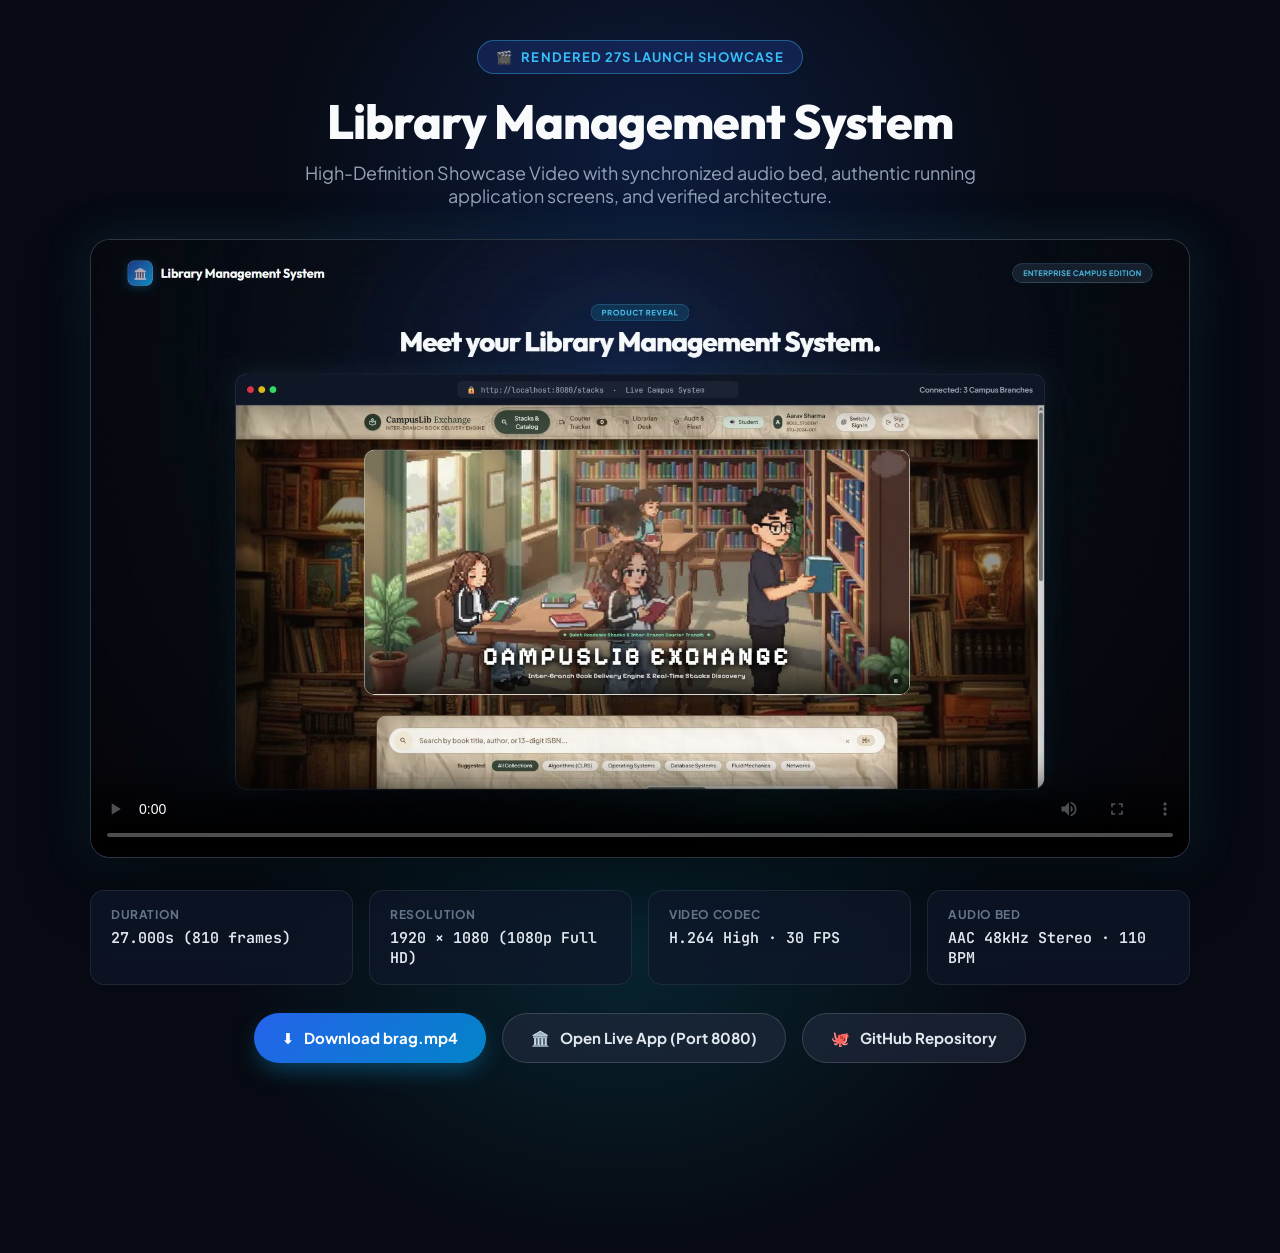
<file: brag-output/index.html>
<!doctype html>
<html lang="en">
  <head>
    <meta charset="UTF-8" />
    <meta name="viewport" content="width=device-width, initial-scale=1.0" />
    <title>Library Management System — 27s Showcase Launch Video</title>
    <link rel="preconnect" href="https://fonts.googleapis.com" />
    <link rel="preconnect" href="https://fonts.gstatic.com" crossorigin />
    <link
      href="https://fonts.googleapis.com/css2?family=Plus+Jakarta+Sans:wght@400;500;600;700;800&family=Outfit:wght@600;700;800&family=JetBrains+Mono:wght@500;700&display=swap"
      rel="stylesheet"
    />
    <style>
      * {
        margin: 0;
        padding: 0;
        box-sizing: border-box;
      }
      body {
        background: #070a12;
        color: #f8fafc;
        font-family: 'Plus Jakarta Sans', system-ui, -apple-system, sans-serif;
        min-height: 100vh;
        display: flex;
        flex-direction: column;
        align-items: center;
        justify-content: center;
        padding: 40px 24px;
        position: relative;
        overflow-x: hidden;
      }
      .glow-1 {
        position: absolute;
        top: -150px;
        left: 20%;
        width: 800px;
        height: 600px;
        background: radial-gradient(ellipse, rgba(37, 99, 235, 0.2) 0%, rgba(0, 0, 0, 0) 70%);
        pointer-events: none;
      }
      .glow-2 {
        position: absolute;
        bottom: -150px;
        right: 20%;
        width: 800px;
        height: 600px;
        background: radial-gradient(ellipse, rgba(6, 182, 212, 0.15) 0%, rgba(0, 0, 0, 0) 70%);
        pointer-events: none;
      }
      .container {
        width: 100%;
        max-width: 1100px;
        position: relative;
        z-index: 10;
        display: flex;
        flex-direction: column;
        align-items: center;
      }
      .badge {
        display: inline-flex;
        align-items: center;
        gap: 8px;
        padding: 8px 18px;
        background: rgba(30, 58, 138, 0.4);
        border: 1px solid rgba(56, 189, 248, 0.4);
        border-radius: 9999px;
        font-size: 13px;
        font-weight: 700;
        letter-spacing: 0.08em;
        text-transform: uppercase;
        color: #38bdf8;
        margin-bottom: 20px;
      }
      h1 {
        font-family: 'Outfit', sans-serif;
        font-size: clamp(32px, 5vw, 48px);
        font-weight: 800;
        text-align: center;
        letter-spacing: -0.02em;
        margin-bottom: 12px;
        line-height: 1.15;
      }
      p.subtitle {
        font-size: 18px;
        color: #94a3b8;
        text-align: center;
        max-width: 720px;
        margin-bottom: 32px;
      }
      .video-wrapper {
        width: 100%;
        border-radius: 20px;
        overflow: hidden;
        background: #0b1120;
        border: 1px solid rgba(255, 255, 255, 0.15);
        box-shadow: 0 25px 70px -15px rgba(0, 0, 0, 0.8), 0 0 50px rgba(56, 189, 248, 0.15);
        aspect-ratio: 16 / 9;
        position: relative;
      }
      video {
        width: 100%;
        height: 100%;
        display: block;
        object-fit: cover;
      }
      .meta-grid {
        display: grid;
        grid-template-columns: repeat(auto-fit, minmax(220px, 1fr));
        gap: 16px;
        width: 100%;
        margin-top: 32px;
      }
      .meta-card {
        background: rgba(15, 23, 42, 0.7);
        border: 1px solid rgba(255, 255, 255, 0.08);
        border-radius: 14px;
        padding: 16px 20px;
        backdrop-filter: blur(12px);
      }
      .meta-label {
        font-size: 12px;
        text-transform: uppercase;
        letter-spacing: 0.05em;
        color: #64748b;
        font-weight: 700;
        margin-bottom: 6px;
      }
      .meta-value {
        font-size: 15px;
        font-weight: 600;
        color: #e2e8f0;
        font-family: 'JetBrains Mono', monospace;
      }
      .actions {
        display: flex;
        gap: 16px;
        margin-top: 28px;
        flex-wrap: wrap;
        justify-content: center;
      }
      .btn {
        display: inline-flex;
        align-items: center;
        gap: 10px;
        padding: 14px 28px;
        border-radius: 9999px;
        font-size: 15px;
        font-weight: 700;
        text-decoration: none;
        transition: all 0.2s ease;
      }
      .btn-primary {
        background: linear-gradient(135deg, #2563eb, #0284c7);
        color: #ffffff;
        box-shadow: 0 10px 25px -5px rgba(14, 165, 233, 0.4);
      }
      .btn-primary:hover {
        transform: translateY(-2px);
        box-shadow: 0 15px 30px -5px rgba(14, 165, 233, 0.6);
      }
      .btn-secondary {
        background: rgba(30, 41, 59, 0.7);
        border: 1px solid rgba(255, 255, 255, 0.15);
        color: #e2e8f0;
      }
      .btn-secondary:hover {
        background: rgba(51, 65, 85, 0.8);
      }
    </style>
  </head>
  <body>
    <div class="glow-1"></div>
    <div class="glow-2"></div>

    <div class="container">
      <div class="badge">
        <span>🎬</span>
        <span>Rendered 27s Launch Showcase</span>
      </div>

      <h1>Library Management System</h1>
      <p class="subtitle">
        High-Definition Showcase Video with synchronized audio bed, authentic running application screens, and verified architecture.
      </p>

      <div class="video-wrapper">
        <video controls autoplay poster="brag.jpg" playsinline>
          <source src="brag.mp4" type="video/mp4" />
          Your browser does not support the video tag.
        </video>
      </div>

      <div class="meta-grid">
        <div class="meta-card">
          <div class="meta-label">Duration</div>
          <div class="meta-value">27.000s (810 frames)</div>
        </div>
        <div class="meta-card">
          <div class="meta-label">Resolution</div>
          <div class="meta-value">1920 × 1080 (1080p Full HD)</div>
        </div>
        <div class="meta-card">
          <div class="meta-label">Video Codec</div>
          <div class="meta-value">H.264 High · 30 FPS</div>
        </div>
        <div class="meta-card">
          <div class="meta-label">Audio Bed</div>
          <div class="meta-value">AAC 48kHz Stereo · 110 BPM</div>
        </div>
      </div>

      <div class="actions">
        <a href="brag.mp4" download class="btn btn-primary">
          <span>⬇️</span>
          <span>Download brag.mp4</span>
        </a>
        <a href="http://localhost:8080" target="_blank" class="btn btn-secondary">
          <span>🏛️</span>
          <span>Open Live App (Port 8080)</span>
        </a>
        <a href="https://github.com/Bhavesh1424/Library-Management" target="_blank" class="btn btn-secondary">
          <span>🐙</span>
          <span>GitHub Repository</span>
        </a>
      </div>
    </div>
  </body>
</html>
</file>
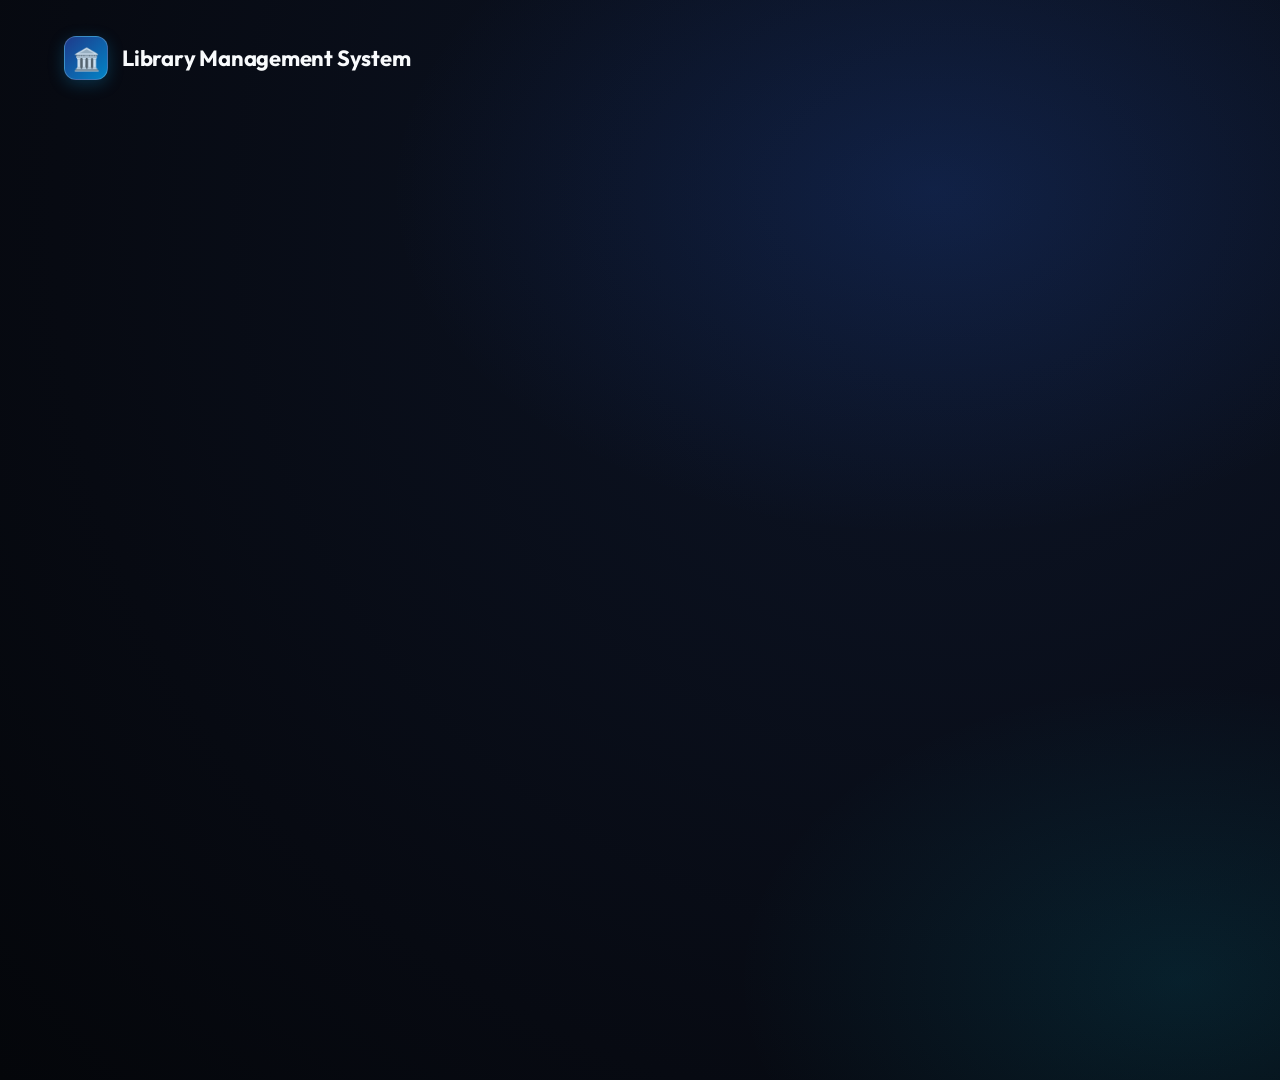
<file: brag-output/composition/index.html>
<!DOCTYPE html>
<html lang="en" data-resolution="landscape">
  <head>
    <meta charset="UTF-8">
    <meta name="viewport" content="width=1920, height=1080">
    <title>Library Management System — Showcase Launch</title>
    <!-- Modern Editorial & Code Fonts -->
    <link rel="preconnect" href="https://fonts.googleapis.com">
    <link rel="preconnect" href="https://fonts.gstatic.com" crossorigin="">
    <link href="https://fonts.googleapis.com/css2?family=Plus+Jakarta+Sans:wght@400;500;600;700;800&family=Outfit:wght@400;500;600;700;800;900&family=JetBrains+Mono:wght@400;500;600;700&display=swap" rel="stylesheet">
    <!-- GSAP for seek-safe deterministic timeline animation -->
    <script src="https://cdn.jsdelivr.net/npm/gsap@3.14.2/dist/gsap.min.js"></script>

    <style>
      * {
        margin: 0;
        padding: 0;
        box-sizing: border-box;
      }
      html,
      body {
        margin: 0;
        width: 1920px;
        height: 1080px;
        overflow: hidden;
        background: #070a12;
        font-family: 'Plus Jakarta Sans', system-ui, -apple-system, sans-serif;
        color: #f8fafc;
        -webkit-font-smoothing: antialiased;
      }

      /* Root Composition Canvas */
      #root {
        position: relative;
        width: 1920px;
        height: 1080px;
        overflow: hidden;
        background: radial-gradient(circle at 50% 20%, #0d1527 0%, #070a12 70%, #04060a 100%);
      }

      /* Subtle Cinematic Ambient Lighting */
      .ambient-glow-1 {
        position: absolute;
        top: -160px;
        left: 20%;
        width: 1100px;
        height: 700px;
        background: radial-gradient(ellipse, rgba(37, 99, 235, 0.16) 0%, rgba(0, 0, 0, 0) 70%);
        pointer-events: none;
        z-index: 1;
      }
      .ambient-glow-2 {
        position: absolute;
        bottom: -200px;
        right: 15%;
        width: 900px;
        height: 600px;
        background: radial-gradient(ellipse, rgba(6, 182, 212, 0.12) 0%, rgba(0, 0, 0, 0) 70%);
        pointer-events: none;
        z-index: 1;
      }

      /* Global Top Masthead */
      .masthead {
        position: absolute;
        top: 36px;
        left: 64px;
        right: 64px;
        display: flex;
        justify-content: space-between;
        align-items: center;
        z-index: 60;
      }
      .masthead-logo {
        display: flex;
        align-items: center;
        gap: 14px;
      }
      .masthead-icon {
        width: 44px;
        height: 44px;
        border-radius: 12px;
        background: linear-gradient(135deg, #1e3a8a, #0284c7);
        display: flex;
        align-items: center;
        justify-content: center;
        font-size: 22px;
        box-shadow: 0 4px 16px rgba(14, 165, 233, 0.25);
        border: 1px solid rgba(255, 255, 255, 0.2);
      }
      .masthead-title {
        font-family: 'Outfit', sans-serif;
        font-size: 22px;
        font-weight: 700;
        letter-spacing: -0.01em;
        color: #f8fafc;
      }
      .masthead-badge {
        background: rgba(30, 41, 59, 0.7);
        border: 1px solid rgba(56, 189, 248, 0.3);
        padding: 8px 18px;
        border-radius: 9999px;
        font-size: 13px;
        font-weight: 600;
        letter-spacing: 0.05em;
        color: #38bdf8;
        text-transform: uppercase;
        backdrop-filter: blur(12px);
      }

      /* Scene Clip Container (Visibility controlled by Hyperframes runtime) */
      .scene-clip {
        position: absolute;
        inset: 0;
        width: 1920px;
        height: 1080px;
        z-index: 10;
      }

      /* Scene Content Layer (Target of GSAP animations) */
      .scene-content {
        position: absolute;
        inset: 0;
        display: flex;
        flex-direction: column;
        align-items: center;
        justify-content: center;
        padding: 60px 80px;
      }

      /* Typography */
      .hero-title {
        font-family: 'Outfit', sans-serif;
        font-weight: 800;
        letter-spacing: -0.03em;
        line-height: 1.08;
        color: #f8fafc;
      }
      .mono-text {
        font-family: 'JetBrains Mono', monospace;
      }

      /* Glassmorphic Panel */
      .glass-panel {
        background: rgba(15, 23, 42, 0.75);
        border: 1px solid rgba(255, 255, 255, 0.12);
        backdrop-filter: blur(20px);
        box-shadow: 0 25px 60px -15px rgba(0, 0, 0, 0.6), 0 0 0 1px rgba(255, 255, 255, 0.05);
      }

      /* Browser Mockup Window */
      .browser-window {
        position: relative;
        background: #0b1120;
        border: 1px solid rgba(255, 255, 255, 0.16);
        border-radius: 20px;
        overflow: hidden;
        box-shadow: 0 30px 80px -15px rgba(0, 0, 0, 0.75), 0 0 40px rgba(56, 189, 248, 0.12);
      }
      .browser-topbar {
        background: #111827;
        padding: 12px 20px;
        border-bottom: 1px solid rgba(255, 255, 255, 0.08);
        display: flex;
        align-items: center;
        gap: 16px;
      }
      .browser-dots {
        display: flex;
        gap: 8px;
      }
      .browser-dot {
        width: 12px;
        height: 12px;
        border-radius: 50%;
      }
      .browser-url {
        flex: 1;
        max-width: 500px;
        margin: 0 auto;
        background: rgba(30, 41, 59, 0.7);
        border-radius: 8px;
        padding: 6px 16px;
        font-size: 13px;
        color: #94a3b8;
        display: flex;
        align-items: center;
        gap: 8px;
      }

      /* Tech Stack Pill */
      .tech-pill {
        display: inline-flex;
        align-items: center;
        gap: 8px;
        padding: 10px 20px;
        border-radius: 9999px;
        background: rgba(30, 41, 59, 0.65);
        border: 1px solid rgba(255, 255, 255, 0.12);
        color: #e2e8f0;
        font-size: 15px;
        font-weight: 600;
        backdrop-filter: blur(10px);
      }

      /* Global Fade Overlay for End */
      #fade-overlay {
        position: absolute;
        inset: 0;
        background: #000000;
        opacity: 0;
        pointer-events: none;
        z-index: 100;
      }
    </style>
  </head>
  <body>
    <!-- Root Composition Canvas Wrapper (Strict Hyperframes Contract) -->
    <div data-hf-id="hf-0mtn" id="root" data-composition-id="main" data-start="0" data-duration="27" data-width="1920" data-height="1080">
      <!-- Background Music Bed (Loop-free, 110 BPM electronic groove) -->
      <audio data-hf-id="hf-ntvt" id="bg-music" class="clip" data-start="0" data-duration="27" data-track-index="10" data-volume="0.36" src="assets/music/happy-beats-business-moves-vol-12-by-ende-dot-app.mp3"></audio>

      <!-- Synchronized UI and Cinematic SFX -->
      <audio data-hf-id="hf-tuac" id="sfx-cinematic" class="clip" data-start="3.4" data-duration="0.18" data-track-index="11" data-volume="0.65" src="assets/sfx/impact/impactSoft_medium_001.ogg"></audio>

      <audio data-hf-id="hf-g06h" id="sfx-organize" class="clip" data-start="9.0" data-duration="0.02" data-track-index="12" data-volume="0.55" src="assets/sfx/interface/click_002.ogg"></audio>

      <audio data-hf-id="hf-wfco" id="sfx-track" class="clip" data-start="11.3" data-duration="0.02" data-track-index="13" data-volume="0.55" src="assets/sfx/interface/click_002.ogg"></audio>

      <audio data-hf-id="hf-8phn" id="sfx-simplify" class="clip" data-start="13.6" data-duration="0.12" data-track-index="14" data-volume="0.65" src="assets/sfx/interface/bong_001.ogg"></audio>

      <audio data-hf-id="hf-qsyv" id="sfx-build" class="clip" data-start="16.0" data-duration="0.11" data-track-index="15" data-volume="0.6" src="assets/sfx/interface/drop_001.ogg"></audio>

      <!-- Ambient Decorative Glows -->
      <div data-hf-id="hf-tbfo" class="ambient-glow-1"></div>
      <div data-hf-id="hf-1zbj" class="ambient-glow-2"></div>

      <!-- Global Masthead -->
      <header data-hf-id="hf-vcxt" class="masthead">
        <div data-hf-id="hf-lvyn" class="masthead-logo">
          <div data-hf-id="hf-6ex1" class="masthead-icon">🏛️</div>
          <span data-hf-id="hf-7qck" class="masthead-title">Library Management System</span>
        </div>
        <div data-hf-id="hf-26jf" class="masthead-badge">Enterprise Campus Edition</div>
      </header>

      <!-- ================= SCENE 1: THE HOOK (0.0s – 4.0s) ================= -->
      <!-- Visual: Dark background, subtle blue lighting, elegant animated typography. -->
      <!-- Text: “A smarter way to manage libraries.” -->
      <!-- Transition: Smooth zoom with cinematic sound effect. -->
      <div data-hf-id="hf-fw7t" id="clip-scene-1" class="scene-clip clip" data-start="0" data-duration="4.0" data-track-index="1">
        <div data-hf-id="hf-qudo" id="scene-1-content" class="scene-content">
          <div data-hf-id="hf-2g1h" id="s1-zoom-wrapper" style="text-align: center; max-width: 1300px">
            <!-- Category Tag -->
            <div data-hf-id="hf-a0xy" id="s1-tag" style="
                display: inline-flex;
                align-items: center;
                gap: 10px;
                padding: 10px 24px;
                background: rgba(30, 58, 138, 0.35);
                border: 1px solid rgba(56, 189, 248, 0.4);
                border-radius: 9999px;
                font-size: 15px;
                font-weight: 700;
                letter-spacing: 0.12em;
                text-transform: uppercase;
                color: #38bdf8;
                margin-bottom: 32px;
                backdrop-filter: blur(12px);
              ">
              <span data-hf-id="hf-okn4">⚡</span>
              <span data-hf-id="hf-nwj2">Next-Gen Campus Circulation &amp; Logistics</span>
            </div>

            <!-- Main Script Headline -->
            <h1 data-hf-id="hf-ktrs" id="s1-headline" class="hero-title" style="font-size: 82px; margin-bottom: 32px">
              A smarter way to<br data-hf-id="hf-x5px">
              <span data-hf-id="hf-d2k6" style="
                  background: linear-gradient(135deg, #60a5fa 0%, #38bdf8 50%, #e0f2fe 100%);
                  -webkit-background-clip: text;
                  -webkit-text-fill-color: transparent;
                ">
                manage libraries.
              </span>
            </h1>

            <!-- Subtitle Features -->
            <p data-hf-id="hf-zgi8" id="s1-subtext" style="
                font-size: 26px;
                color: #94a3b8;
                line-height: 1.5;
                max-width: 960px;
                margin: 0 auto 44px auto;
                font-weight: 400;
              ">
              Unified inter-branch cataloging, real-time courier dispatch, and race-free checkout serialization.
            </p>

            <!-- Campus Branches Pill Row -->
            <div data-hf-id="hf-b7fn" id="s1-pills" style="display: flex; gap: 20px; justify-content: center; flex-wrap: wrap">
              <div data-hf-id="hf-nipk" class="tech-pill">🏛️ Central Campus</div>
              <div data-hf-id="hf-nv5k" class="tech-pill">💻 CS Turing Stacks</div>
              <div data-hf-id="hf-uwcv" class="tech-pill">⚙️ Franklin Mech Hall</div>
            </div>
          </div>
        </div>
      </div>

      <!-- ================= SCENE 2: PRODUCT REVEAL (4.0s – 9.0s) ================= -->
      <!-- Visual: Reveal actual interface with slow camera push-in and tasteful highlights. -->
      <!-- Text: “Meet your Library Management System.” -->
      <!-- Genuine running application screen. -->
      <div data-hf-id="hf-hnci" id="clip-scene-2" class="scene-clip clip" data-start="4.0" data-duration="5.0" data-track-index="2">
        <div data-hf-id="hf-8yuf" id="scene-2-content" class="scene-content">
          <!-- Floating Title Header -->
          <div data-hf-id="hf-bjb1" id="s2-header" style="text-align: center; margin-bottom: 24px">
            <div data-hf-id="hf-ya6l" style="
                display: inline-block;
                padding: 6px 18px;
                border-radius: 9999px;
                background: rgba(14, 165, 233, 0.15);
                border: 1px solid rgba(56, 189, 248, 0.35);
                font-size: 13px;
                font-weight: 700;
                letter-spacing: 0.1em;
                text-transform: uppercase;
                color: #38bdf8;
                margin-bottom: 10px;
              ">
              Product Reveal
            </div>
            <h2 data-hf-id="hf-hkgi" class="hero-title" style="font-size: 48px">
              Meet your Library Management System.
            </h2>
          </div>

          <!-- Genuine Application Window Mockup with Slow Camera Push-in -->
          <div data-hf-id="hf-2dsz" id="s2-browser" class="browser-window" style="width: 1440px; height: 740px">
            <div data-hf-id="hf-nvbh" class="browser-topbar">
              <div data-hf-id="hf-3pnd" class="browser-dots">
                <div data-hf-id="hf-0ld2" class="browser-dot" style="background: #ef4444"></div>
                <div data-hf-id="hf-ixi8" class="browser-dot" style="background: #eab308"></div>
                <div data-hf-id="hf-cxhp" class="browser-dot" style="background: #22c55e"></div>
              </div>
              <div data-hf-id="hf-pdgf" class="browser-url mono-text">
                <span data-hf-id="hf-pxks" style="color: #38bdf8">🔒</span>
                <span data-hf-id="hf-p6vb">http://localhost:8080/stacks &#160;·&#160; Live Campus System</span>
              </div>
              <div data-hf-id="hf-6kr4" style="font-size: 13px; color: #94a3b8; font-weight: 600">
                Connected: 3 Campus Branches
              </div>
            </div>

            <!-- High-Res Live Application Capture -->
            <div data-hf-id="hf-805s" style="position: relative; width: 100%; height: calc(100% - 45px); overflow: hidden">
              <img data-hf-id="hf-5qsv" src="assets/screen-reveal.png" alt="Genuine Library Management System Interface" style="width: 100%; height: 100%; object-fit: cover; object-position: top center">
              <!-- Subtle Edge Gradient Vignette -->
              <div data-hf-id="hf-wlsv" style="
                  position: absolute;
                  inset: 0;
                  box-shadow: inset 0 0 60px rgba(0, 0, 0, 0.4);
                  pointer-events: none;
                "></div>
            </div>
          </div>
        </div>
      </div>

      <!-- ================= SCENE 3: FEATURE SHOWCASE (9.0s – 16.0s) ================= -->
      <!-- Visual: Quick, synchronized cuts showcasing implemented features. -->
      <!-- Text Sequence: “Organize.” (9–11.3s), “Track.” (11.3–13.6s), “Simplify.” (13.6–16s) -->
      <div data-hf-id="hf-dwm3" id="clip-scene-3" class="scene-clip clip" data-start="9.0" data-duration="7.0" data-track-index="3">
        <div data-hf-id="hf-grb5" id="scene-3-content" class="scene-content" style="padding: 40px 80px">
          <!-- 3.1: ORGANIZE (9.0s – 11.3s) -->
          <div data-hf-id="hf-b387" id="s3-feature-organize" style="
              position: absolute;
              inset: 0;
              display: flex;
              flex-direction: column;
              align-items: center;
              justify-content: center;
              padding: 40px 80px;
            ">
            <!-- Kinetic Word Header -->
            <div data-hf-id="hf-pgxu" style="text-align: center; margin-bottom: 20px">
              <span data-hf-id="hf-san8" style="
                  font-family: 'Outfit', sans-serif;
                  font-size: 64px;
                  font-weight: 900;
                  letter-spacing: -0.02em;
                  color: #38bdf8;
                  display: block;
                  line-height: 1;
                ">
                Organize.
              </span>
              <span data-hf-id="hf-962x" style="
                  font-size: 20px;
                  color: #cbd5e1;
                  font-weight: 600;
                  margin-top: 6px;
                  display: block;
                ">
                Unified Multi-Branch Catalog &amp; Deep Stacks Search
              </span>
            </div>

            <!-- Genuine Screen Mockup -->
            <div data-hf-id="hf-47nn" class="browser-window" style="width: 1400px; height: 720px">
              <div data-hf-id="hf-ljep" class="browser-topbar">
                <div data-hf-id="hf-fre5" class="browser-dots">
                  <div data-hf-id="hf-h86i" class="browser-dot" style="background: #ef4444"></div>
                  <div data-hf-id="hf-3ti0" class="browser-dot" style="background: #eab308"></div>
                  <div data-hf-id="hf-bwld" class="browser-dot" style="background: #22c55e"></div>
                </div>
                <div data-hf-id="hf-kkin" class="browser-url mono-text">
                  <span data-hf-id="hf-bxqe">http://localhost:8080/stacks#catalog</span>
                </div>
                <div data-hf-id="hf-m1dy" class="mono-text" style="font-size: 12px; color: #38bdf8">
                  STATUS: 200 OK · 12 BOOKS LOADED
                </div>
              </div>
              <div data-hf-id="hf-ojl2" style="width: 100%; height: calc(100% - 45px); overflow: hidden">
                <img data-hf-id="hf-h7r1" src="assets/screen-organize.png" alt="Organize Stacks & Catalog" style="width: 100%; height: 100%; object-fit: cover; object-position: top center">
              </div>
            </div>
          </div>

          <!-- 3.2: TRACK (11.3s – 13.6s) -->
          <div data-hf-id="hf-bwpr" id="s3-feature-track" style="
              position: absolute;
              inset: 0;
              display: flex;
              flex-direction: column;
              align-items: center;
              justify-content: center;
              padding: 40px 80px;
              opacity: 0;
            ">
            <!-- Kinetic Word Header -->
            <div data-hf-id="hf-5m5i" style="text-align: center; margin-bottom: 20px">
              <span data-hf-id="hf-a3n6" style="
                  font-family: 'Outfit', sans-serif;
                  font-size: 64px;
                  font-weight: 900;
                  letter-spacing: -0.02em;
                  color: #f59e0b;
                  display: block;
                  line-height: 1;
                ">
                Track.
              </span>
              <span data-hf-id="hf-9ekt" style="
                  font-size: 20px;
                  color: #cbd5e1;
                  font-weight: 600;
                  margin-top: 6px;
                  display: block;
                ">
                Real-Time 4-Stage Campus Courier Logistics
              </span>
            </div>

            <!-- Genuine Screen Mockup -->
            <div data-hf-id="hf-awqr" class="browser-window" style="width: 1400px; height: 720px">
              <div data-hf-id="hf-mqbs" class="browser-topbar">
                <div data-hf-id="hf-gyb8" class="browser-dots">
                  <div data-hf-id="hf-hmhj" class="browser-dot" style="background: #ef4444"></div>
                  <div data-hf-id="hf-2mkx" class="browser-dot" style="background: #eab308"></div>
                  <div data-hf-id="hf-d3ig" class="browser-dot" style="background: #22c55e"></div>
                </div>
                <div data-hf-id="hf-k67m" class="browser-url mono-text">
                  <span data-hf-id="hf-4iql">http://localhost:8080/stacks#tracker</span>
                </div>
                <div data-hf-id="hf-5c1a" class="mono-text" style="font-size: 12px; color: #f59e0b">
                  STAGE: IN_TRANSIT ➔ READY_FOR_PICKUP
                </div>
              </div>
              <div data-hf-id="hf-q016" style="width: 100%; height: calc(100% - 45px); overflow: hidden">
                <img data-hf-id="hf-3d6p" src="assets/screen-track.png" alt="Real-Time Courier Tracker" style="width: 100%; height: 100%; object-fit: cover; object-position: top center">
              </div>
            </div>
          </div>

          <!-- 3.3: SIMPLIFY (13.6s – 16.0s) -->
          <div data-hf-id="hf-hze1" id="s3-feature-simplify" style="
              position: absolute;
              inset: 0;
              display: flex;
              flex-direction: column;
              align-items: center;
              justify-content: center;
              padding: 40px 80px;
              opacity: 0;
            ">
            <!-- Kinetic Word Header -->
            <div data-hf-id="hf-60gj" style="text-align: center; margin-bottom: 20px">
              <span data-hf-id="hf-83cm" style="
                  font-family: 'Outfit', sans-serif;
                  font-size: 64px;
                  font-weight: 900;
                  letter-spacing: -0.02em;
                  color: #10b981;
                  display: block;
                  line-height: 1;
                ">
                Simplify.
              </span>
              <span data-hf-id="hf-ctqy" style="
                  font-size: 20px;
                  color: #cbd5e1;
                  font-weight: 600;
                  margin-top: 6px;
                  display: block;
                ">
                Instant Barcode Circulation &amp; 48-Hour Pickup Holds
              </span>
            </div>

            <!-- Genuine Screen Mockup -->
            <div data-hf-id="hf-aifq" class="browser-window" style="width: 1400px; height: 720px">
              <div data-hf-id="hf-mc0r" class="browser-topbar">
                <div data-hf-id="hf-gk07" class="browser-dots">
                  <div data-hf-id="hf-i0sk" class="browser-dot" style="background: #ef4444"></div>
                  <div data-hf-id="hf-30vy" class="browser-dot" style="background: #eab308"></div>
                  <div data-hf-id="hf-cp7f" class="browser-dot" style="background: #22c55e"></div>
                </div>
                <div data-hf-id="hf-jrwl" class="browser-url mono-text">
                  <span data-hf-id="hf-pnah">http://localhost:8080/stacks#librarian</span>
                </div>
                <div data-hf-id="hf-eazs" class="mono-text" style="font-size: 12px; color: #10b981">
                  BARCODE SCANNER READY · DESK DESPATCH ACTIVE
                </div>
              </div>
              <div data-hf-id="hf-qec7" style="width: 100%; height: calc(100% - 45px); overflow: hidden">
                <img data-hf-id="hf-ryxg" src="assets/screen-simplify.png" alt="Librarian Desk Circulation" style="width: 100%; height: 100%; object-fit: cover; object-position: top center">
              </div>
            </div>
          </div>
        </div>
      </div>

      <!-- ================= SCENE 4: BEHIND THE BUILD (16.0s – 23.0s) ================= -->
      <!-- Visual: Transition to genuine source code and GitHub repository card. -->
      <!-- Text: “Built with code. Designed for efficiency.” -->
      <!-- Technologies: Java 21, Spring Boot 3.2, Spring Security & JWT, JPA Locking. -->
      <div data-hf-id="hf-aqpf" id="clip-scene-4" class="scene-clip clip" data-start="16.0" data-duration="7.0" data-track-index="4">
        <div data-hf-id="hf-z62x" id="scene-4-content" class="scene-content">
          <!-- Scene Title -->
          <div data-hf-id="hf-w9lv" id="s4-header" style="text-align: center; margin-bottom: 28px">
            <div data-hf-id="hf-ues4" style="
                display: inline-block;
                padding: 6px 18px;
                border-radius: 9999px;
                background: rgba(99, 102, 241, 0.15);
                border: 1px solid rgba(129, 140, 248, 0.35);
                font-size: 13px;
                font-weight: 700;
                letter-spacing: 0.1em;
                text-transform: uppercase;
                color: #a5b4fc;
                margin-bottom: 10px;
              ">
              Architecture &amp; Engineering
            </div>
            <h2 data-hf-id="hf-fou2" class="hero-title" style="font-size: 50px">
              Built with code. Designed for efficiency.
            </h2>
          </div>

          <!-- Split Dual Presentation: Genuine Code + GitHub Spec Card -->
          <div data-hf-id="hf-we37" id="s4-split" style="
              display: grid;
              grid-template-columns: 1.15fr 0.85fr;
              gap: 36px;
              width: 1540px;
              align-items: stretch;
            ">
            <!-- Left: Genuine Production Source Code Editor -->
            <div data-hf-id="hf-y3k1" class="glass-panel" style="border-radius: 20px; overflow: hidden; display: flex; flex-direction: column">
              <div data-hf-id="hf-8hab" style="
                  background: rgba(30, 41, 59, 0.8);
                  padding: 14px 20px;
                  border-bottom: 1px solid rgba(255, 255, 255, 0.1);
                  display: flex;
                  align-items: center;
                  justify-content: space-between;
                ">
                <div data-hf-id="hf-je8m" style="display: flex; align-items: center; gap: 10px">
                  <span data-hf-id="hf-ruo8" style="color: #f59e0b">☕</span>
                  <span data-hf-id="hf-6ddc" class="mono-text" style="font-size: 14px; font-weight: 600; color: #f1f5f9">
                    BranchCopyRepository.java
                  </span>
                </div>
                <div data-hf-id="hf-1bwn" class="mono-text" style="font-size: 12px; color: #38bdf8">
                  PESSIMISTIC_WRITE LOCKING
                </div>
              </div>

              <!-- Genuine Source Code Lines -->
              <div data-hf-id="hf-4rfd" class="mono-text" style="
                  padding: 24px 28px;
                  font-size: 15px;
                  line-height: 1.75;
                  color: #e2e8f0;
                  flex: 1;
                  background: #090e17;
                ">
                <div data-hf-id="hf-txiy" style="color: #94a3b8">// NFR-1 Concurrency Guard: Prevents race conditions</div>
                <div data-hf-id="hf-qipz" style="color: #94a3b8">// during simultaneous inter-branch checkout holds</div>
                <div data-hf-id="hf-6cca" style="margin-top: 8px">
                  <span data-hf-id="hf-yh9o" style="color: #f43f5e">@Lock</span>(<span data-hf-id="hf-68vc" style="color: #38bdf8">LockModeType.PESSIMISTIC_WRITE</span>)
                </div>
                <div data-hf-id="hf-its4">
                  <span data-hf-id="hf-dcw5" style="color: #f43f5e">@QueryHints</span>({<span data-hf-id="hf-4qus" style="color: #f43f5e">@QueryHint</span>(name = <span data-hf-id="hf-eqv8" style="color: #a3e635">"jakarta.persistence.lock.timeout"</span>, value = <span data-hf-id="hf-l0k6" style="color: #a3e635">"3000"</span>)})
                </div>
                <div data-hf-id="hf-d0mb">
                  <span data-hf-id="hf-ogsx" style="color: #f43f5e">@Query</span>(<span data-hf-id="hf-hkq7" style="color: #a3e635">"SELECT c FROM BranchCopy c WHERE c.id = :id"</span>)
                </div>
                <div data-hf-id="hf-wnn1" style="margin-top: 4px">
                  <span data-hf-id="hf-s6hu" style="color: #818cf8">Optional</span>&lt;<span data-hf-id="hf-t6ny" style="color: #38bdf8">BranchCopy</span>&gt; <span data-hf-id="hf-iu5w" style="color: #facc15">findByIdForUpdate</span>(<span data-hf-id="hf-ihxc" style="color: #f43f5e">@Param</span>(<span data-hf-id="hf-ihjo" style="color: #a3e635">"id"</span>) <span data-hf-id="hf-95fo" style="color: #818cf8">Long</span> id);
                </div>

                <div data-hf-id="hf-u4mj" style="margin-top: 18px; padding-top: 16px; border-top: 1px solid rgba(255, 255, 255, 0.08)">
                  <div data-hf-id="hf-79wd" style="color: #94a3b8">// Automated 48-hour reserve expiration scheduler</div>
                  <div data-hf-id="hf-xhhc">
                    <span data-hf-id="hf-wt62" style="color: #f43f5e">@Scheduled</span>(cron = <span data-hf-id="hf-8bqc" style="color: #a3e635">"0 */15 * * * *"</span>)
                  </div>
                  <div data-hf-id="hf-yeow">
                    <span data-hf-id="hf-v9ps" style="color: #f43f5e">@Transactional</span>
                  </div>
                  <div data-hf-id="hf-9347">
                    <span data-hf-id="hf-9xij" style="color: #818cf8">public void</span> <span data-hf-id="hf-2m0f" style="color: #facc15">releaseExpiredPickupHolds</span>() { ... }
                  </div>
                </div>
              </div>
            </div>

            <!-- Right: Verified Technologies & Architecture Details -->
            <div data-hf-id="hf-ifdw" class="glass-panel" style="border-radius: 20px; padding: 32px 36px; display: flex; flex-direction: column; justify-content: space-between">
              <div data-hf-id="hf-y7yw">
                <div data-hf-id="hf-rpd8" style="
                    display: flex;
                    align-items: center;
                    gap: 12px;
                    margin-bottom: 20px;
                  ">
                  <span data-hf-id="hf-mb5s" style="font-size: 28px">📦</span>
                  <div data-hf-id="hf-x11t">
                    <h3 data-hf-id="hf-0vyd" style="font-size: 22px; font-weight: 700; color: #f8fafc">
                      Verified Technology Stack
                    </h3>
                    <p data-hf-id="hf-if1r" style="font-size: 14px; color: #94a3b8">
                      Full-stack reactive collegiate architecture
                    </p>
                  </div>
                </div>

                <!-- Verified Technologies Grid -->
                <div data-hf-id="hf-y837" style="display: flex; flex-direction: column; gap: 12px; margin-top: 20px">
                  <div data-hf-id="hf-mroa" style="
                      display: flex;
                      align-items: center;
                      justify-content: space-between;
                      background: rgba(30, 41, 59, 0.6);
                      padding: 12px 18px;
                      border-radius: 12px;
                      border: 1px solid rgba(255, 255, 255, 0.08);
                    ">
                    <span data-hf-id="hf-17l1" style="font-weight: 600; color: #e2e8f0">Backend Framework</span>
                    <span data-hf-id="hf-i09y" class="mono-text" style="color: #38bdf8; font-weight: 700; font-size: 14px">
                      Spring Boot 3.2 · Java 21
                    </span>
                  </div>

                  <div data-hf-id="hf-22m6" style="
                      display: flex;
                      align-items: center;
                      justify-content: space-between;
                      background: rgba(30, 41, 59, 0.6);
                      padding: 12px 18px;
                      border-radius: 12px;
                      border: 1px solid rgba(255, 255, 255, 0.08);
                    ">
                    <span data-hf-id="hf-3ei3" style="font-weight: 600; color: #e2e8f0">Security &amp; Auth</span>
                    <span data-hf-id="hf-lfv8" class="mono-text" style="color: #818cf8; font-weight: 700; font-size: 14px">
                      Spring Security + JWT
                    </span>
                  </div>

                  <div data-hf-id="hf-2gx7" style="
                      display: flex;
                      align-items: center;
                      justify-content: space-between;
                      background: rgba(30, 41, 59, 0.6);
                      padding: 12px 18px;
                      border-radius: 12px;
                      border: 1px solid rgba(255, 255, 255, 0.08);
                    ">
                    <span data-hf-id="hf-h6c4" style="font-weight: 600; color: #e2e8f0">Concurrency Engine</span>
                    <span data-hf-id="hf-uyqn" class="mono-text" style="color: #f59e0b; font-weight: 700; font-size: 14px">
                      JPA Pessimistic Locking
                    </span>
                  </div>

                  <div data-hf-id="hf-2v88" style="
                      display: flex;
                      align-items: center;
                      justify-content: space-between;
                      background: rgba(30, 41, 59, 0.6);
                      padding: 12px 18px;
                      border-radius: 12px;
                      border: 1px solid rgba(255, 255, 255, 0.08);
                    ">
                    <span data-hf-id="hf-l33q" style="font-weight: 600; color: #e2e8f0">Persistence</span>
                    <span data-hf-id="hf-yink" class="mono-text" style="color: #10b981; font-weight: 700; font-size: 14px">
                      Spring Data JPA · H2 Database
                    </span>
                  </div>
                </div>
              </div>

              <!-- GitHub Repo Link Banner -->
              <div data-hf-id="hf-z1xu" style="
                  margin-top: 24px;
                  background: rgba(15, 23, 42, 0.85);
                  border: 1px solid rgba(56, 189, 248, 0.3);
                  border-radius: 14px;
                  padding: 16px 20px;
                  display: flex;
                  align-items: center;
                  gap: 14px;
                ">
                <span data-hf-id="hf-zoh3" style="font-size: 26px">🐙</span>
                <div data-hf-id="hf-xfcu">
                  <div data-hf-id="hf-xjrw" style="font-size: 12px; color: #94a3b8; font-weight: 600; text-transform: uppercase">
                    GitHub Repository
                  </div>
                  <div data-hf-id="hf-7nyz" class="mono-text" style="font-size: 14px; color: #38bdf8; font-weight: 700">
                    Bhavesh1424/Library-Management
                  </div>
                </div>
              </div>
            </div>
          </div>
        </div>
      </div>

      <!-- ================= SCENE 5: CLOSING (23.0s – 27.0s) ================= -->
      <!-- Visual: Clean dark background with subtle lighting. -->
      <!-- Title: “Library Management System” -->
      <!-- Subtitle: “Explore the project on GitHub” -->
      <!-- URL: https://github.com/Bhavesh1424/Library-Management -->
      <!-- End with smooth fade-out. -->
      <div data-hf-id="hf-ym2m" id="clip-scene-5" class="scene-clip clip" data-start="23.0" data-duration="4.0" data-track-index="5">
        <div data-hf-id="hf-z50w" id="scene-5-content" class="scene-content">
          <div data-hf-id="hf-v0w9" style="text-align: center; max-width: 1100px">
            <!-- Icon Crest -->
            <div data-hf-id="hf-bi4i" id="s5-crest" style="
                width: 96px;
                height: 96px;
                margin: 0 auto 32px auto;
                border-radius: 28px;
                background: linear-gradient(135deg, #1e3a8a 0%, #0284c7 100%);
                border: 2px solid rgba(56, 189, 248, 0.5);
                box-shadow: 0 12px 40px rgba(14, 165, 233, 0.35);
                display: flex;
                align-items: center;
                justify-content: center;
                font-size: 48px;
              ">
              🏛️
            </div>

            <!-- Title -->
            <h1 data-hf-id="hf-k6i6" id="s5-title" class="hero-title" style="font-size: 72px; margin-bottom: 20px">
              Library Management System
            </h1>

            <!-- Subtitle -->
            <p data-hf-id="hf-mm0h" id="s5-subtitle" style="
                font-size: 28px;
                color: #94a3b8;
                font-weight: 500;
                margin-bottom: 40px;
              ">
              Explore the project on GitHub
            </p>

            <!-- URL Card -->
            <div data-hf-id="hf-m1nh" id="s5-url-card" class="glass-panel" style="
                display: inline-flex;
                align-items: center;
                gap: 18px;
                padding: 18px 40px;
                border-radius: 9999px;
                border: 1.5px solid rgba(56, 189, 248, 0.4);
                box-shadow: 0 12px 40px rgba(0, 0, 0, 0.6), 0 0 30px rgba(56, 189, 248, 0.15);
              ">
              <span data-hf-id="hf-woyr" style="font-size: 28px">🔗</span>
              <span data-hf-id="hf-fdr5" class="mono-text" style="
                  font-size: 22px;
                  font-weight: 700;
                  color: #38bdf8;
                  letter-spacing: -0.01em;
                ">
                https://github.com/Bhavesh1424/Library-Management
              </span>
            </div>
          </div>
        </div>
      </div>

      <!-- Black Fade Overlay for Smooth Closing -->
      <div data-hf-id="hf-3ddw" id="fade-overlay"></div>
    </div>

    <!-- GSAP Seek-Safe Deterministic Animation Script -->
    <script>
      const tl = gsap.timeline({ paused: true });

      // ================= SCENE 1 (0.0s – 4.0s) =================
      // The Hook: “A smarter way to manage libraries.”
      // Smooth zoom transition into Scene 2 with cinematic sound effect at ~3.4s
      tl.fromTo(
        "#s1-tag",
        { opacity: 0, y: -20, scale: 0.92 },
        { opacity: 1, y: 0, scale: 1, duration: 0.7, ease: "power2.out" },
        0.3
      );
      tl.fromTo(
        "#s1-headline",
        { opacity: 0, y: 35, scale: 0.95 },
        { opacity: 1, y: 0, scale: 1, duration: 0.9, ease: "power3.out" },
        0.6
      );
      tl.fromTo(
        "#s1-subtext",
        { opacity: 0, y: 25 },
        { opacity: 1, y: 0, duration: 0.8, ease: "power2.out" },
        1.1
      );
      tl.fromTo(
        "#s1-pills .tech-pill",
        { opacity: 0, y: 20, scale: 0.9 },
        { opacity: 1, y: 0, scale: 1, duration: 0.5, stagger: 0.12, ease: "back.out(1.4)" },
        1.5
      );

      // Camera Push & Transition Zoom
      tl.to(
        "#s1-zoom-wrapper",
        { scale: 1.12, opacity: 0, duration: 0.7, ease: "power2.in" },
        3.3
      );

      // ================= SCENE 2 (4.0s – 9.0s) =================
      // Product Reveal: “Meet your Library Management System.”
      // Slow, smooth camera push-in on genuine application screens
      tl.fromTo(
        "#s2-header",
        { opacity: 0, y: 30 },
        { opacity: 1, y: 0, duration: 0.7, ease: "power2.out" },
        4.1
      );
      tl.fromTo(
        "#s2-browser",
        { opacity: 0, scale: 0.92, y: 40 },
        { opacity: 1, scale: 0.97, y: 0, duration: 0.6, ease: "power3.out" },
        4.3
      );

      // Smooth slow camera push-in across reveal scene
      tl.to(
        "#s2-browser",
        { scale: 1.03, duration: 3.6, ease: "sine.inOut" },
        4.9
      );

      // Transition out
      tl.to(
        "#scene-2-content",
        { opacity: 0, scale: 0.96, duration: 0.5, ease: "power2.in" },
        8.5
      );

      // ================= SCENE 3 (9.0s – 16.0s) =================
      // Feature Showcase: Quick synchronized cuts
      // “Organize.” (9.0s - 11.3s)
      tl.fromTo(
        "#s3-feature-organize",
        { opacity: 0, scale: 0.94 },
        { opacity: 1, scale: 1, duration: 0.4, ease: "power2.out" },
        9.0
      );
      tl.to(
        "#s3-feature-organize",
        { scale: 1.03, duration: 1.6, ease: "sine.inOut" },
        9.4
      );
      tl.to(
        "#s3-feature-organize",
        { opacity: 0, scale: 0.96, duration: 0.25, ease: "power2.in" },
        11.05
      );

      // “Track.” (11.3s - 13.6s)
      tl.fromTo(
        "#s3-feature-track",
        { opacity: 0, scale: 0.94 },
        { opacity: 1, scale: 1, duration: 0.4, ease: "power2.out" },
        11.3
      );
      tl.to(
        "#s3-feature-track",
        { scale: 1.03, duration: 1.58, ease: "sine.inOut" },
        11.72
      );
      tl.to(
        "#s3-feature-track",
        { opacity: 0, scale: 0.96, duration: 0.25, ease: "power2.in" },
        13.35
      );

      // “Simplify.” (13.6s - 16.0s)
      tl.fromTo(
        "#s3-feature-simplify",
        { opacity: 0, scale: 0.94 },
        { opacity: 1, scale: 1, duration: 0.4, ease: "power2.out" },
        13.6
      );
      tl.to(
        "#s3-feature-simplify",
        { scale: 1.03, duration: 1.6, ease: "sine.inOut" },
        14.0
      );
      tl.to(
        "#s3-feature-simplify",
        { opacity: 0, scale: 0.96, duration: 0.35, ease: "power2.in" },
        15.65
      );

      // ================= SCENE 4 (16.0s – 23.0s) =================
      // Behind the Build: “Built with code. Designed for efficiency.”
      // Genuine source code & architecture presentation
      tl.fromTo(
        "#s4-header",
        { opacity: 0, y: 30 },
        { opacity: 1, y: 0, duration: 0.7, ease: "power2.out" },
        16.1
      );
      tl.fromTo(
        "#s4-split",
        { opacity: 0, y: 40, scale: 0.95 },
        { opacity: 1, y: 0, scale: 1, duration: 0.8, ease: "power3.out" },
        16.4
      );
      tl.to(
        "#s4-split",
        { scale: 1.02, duration: 5.0, ease: "sine.inOut" },
        17.2
      );
      tl.to(
        "#scene-4-content",
        { opacity: 0, scale: 0.96, duration: 0.5, ease: "power2.in" },
        22.4
      );

      // ================= SCENE 5 (23.0s – 27.0s) =================
      // Closing: Title, Subtitle, GitHub URL, and Smooth Fade-out
      tl.fromTo(
        "#s5-crest",
        { opacity: 0, scale: 0.6, rotation: -12 },
        { opacity: 1, scale: 1, rotation: 0, duration: 0.6, ease: "back.out(1.6)" },
        23.1
      );
      tl.fromTo(
        "#s5-title",
        { opacity: 0, y: 25 },
        { opacity: 1, y: 0, duration: 0.6, ease: "power2.out" },
        23.3
      );
      tl.fromTo(
        "#s5-subtitle",
        { opacity: 0, y: 20 },
        { opacity: 1, y: 0, duration: 0.6, ease: "power2.out" },
        23.6
      );
      tl.fromTo(
        "#s5-url-card",
        { opacity: 0, y: 25, scale: 0.92 },
        { opacity: 1, y: 0, scale: 1, duration: 0.6, ease: "back.out(1.4)" },
        23.9
      );

      // Final Smooth Fade-Out to Black (26.2s to 27.0s)
      tl.fromTo(
        "#fade-overlay",
        { opacity: 0 },
        { opacity: 1, duration: 0.8, ease: "power2.inOut" },
        26.2
      );

      // Register timelines for Hyperframes
      window.__timelines = window.__timelines || {};
      window.__timelines["main"] = tl;
      window.__HYPERFRAMES_TIMELINE__ = tl;
      tl.seek(0);
    </script>
  </body>
</html>
</file>
